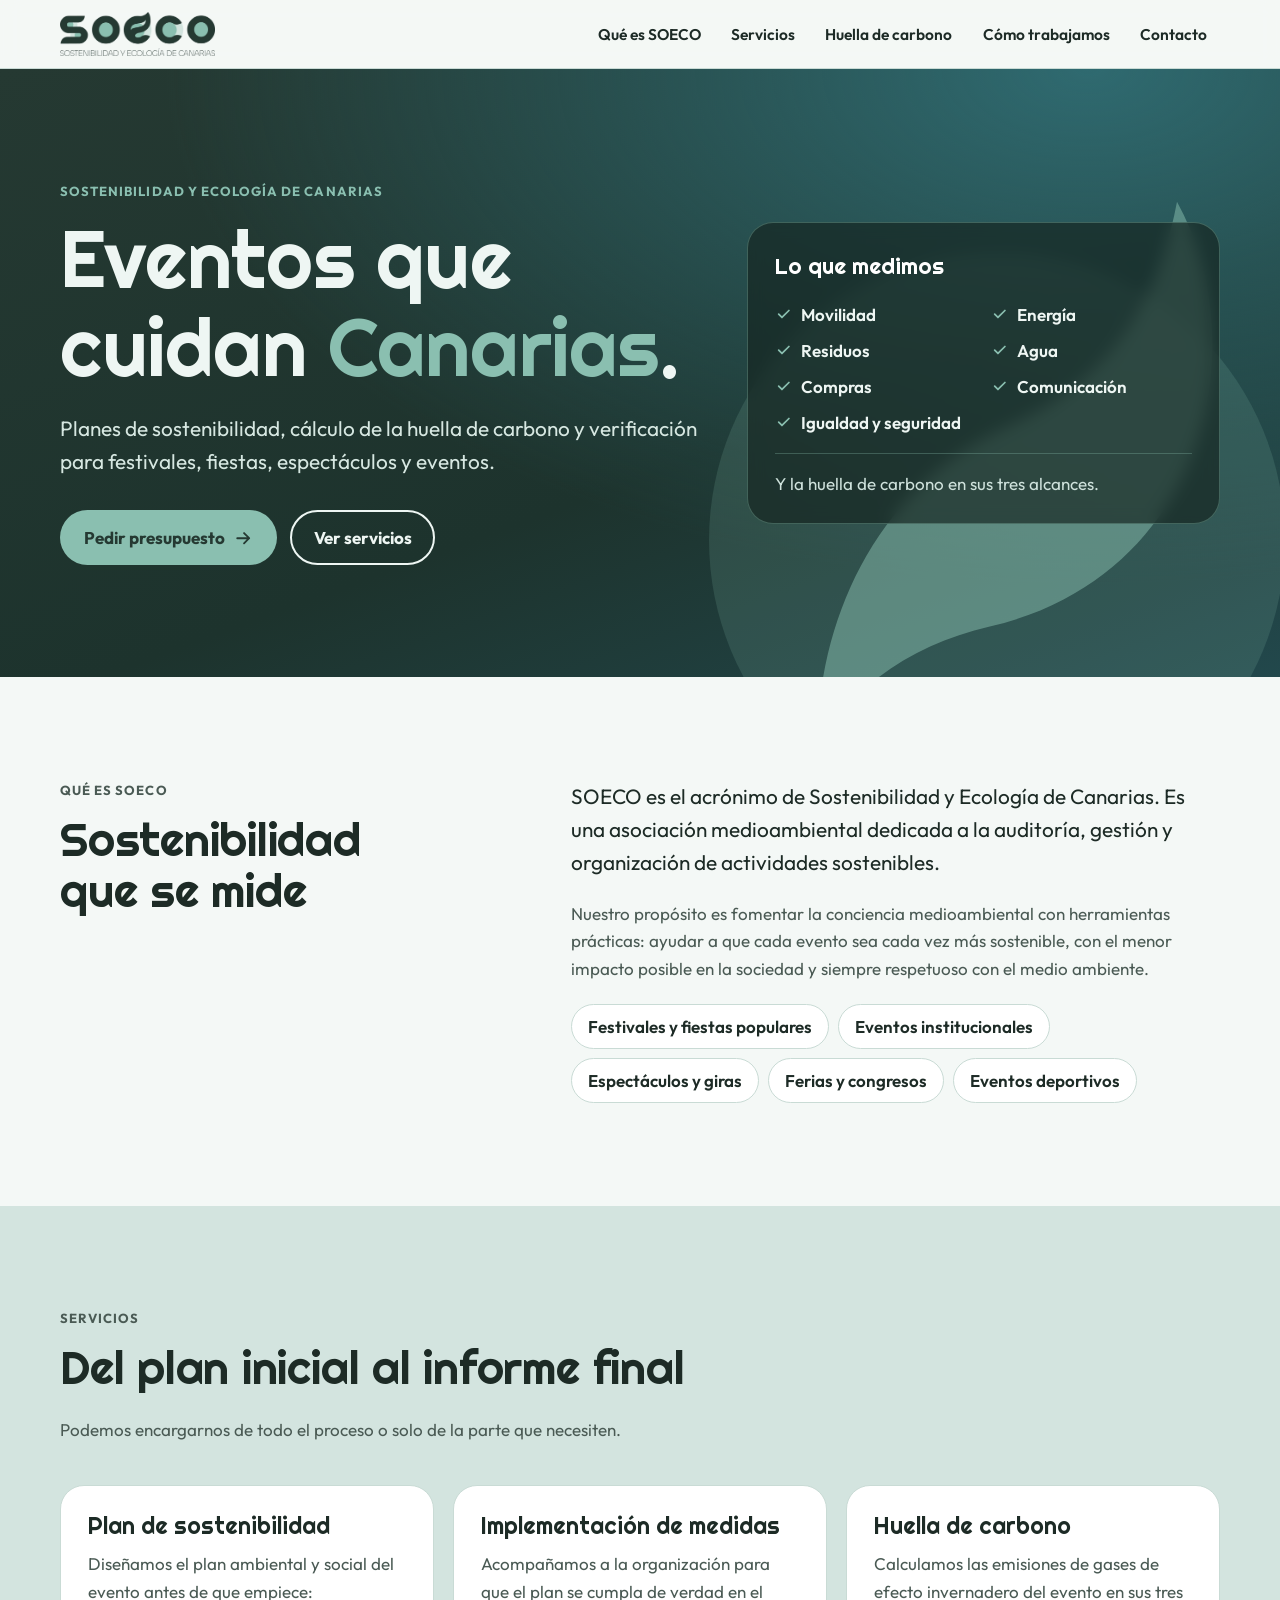
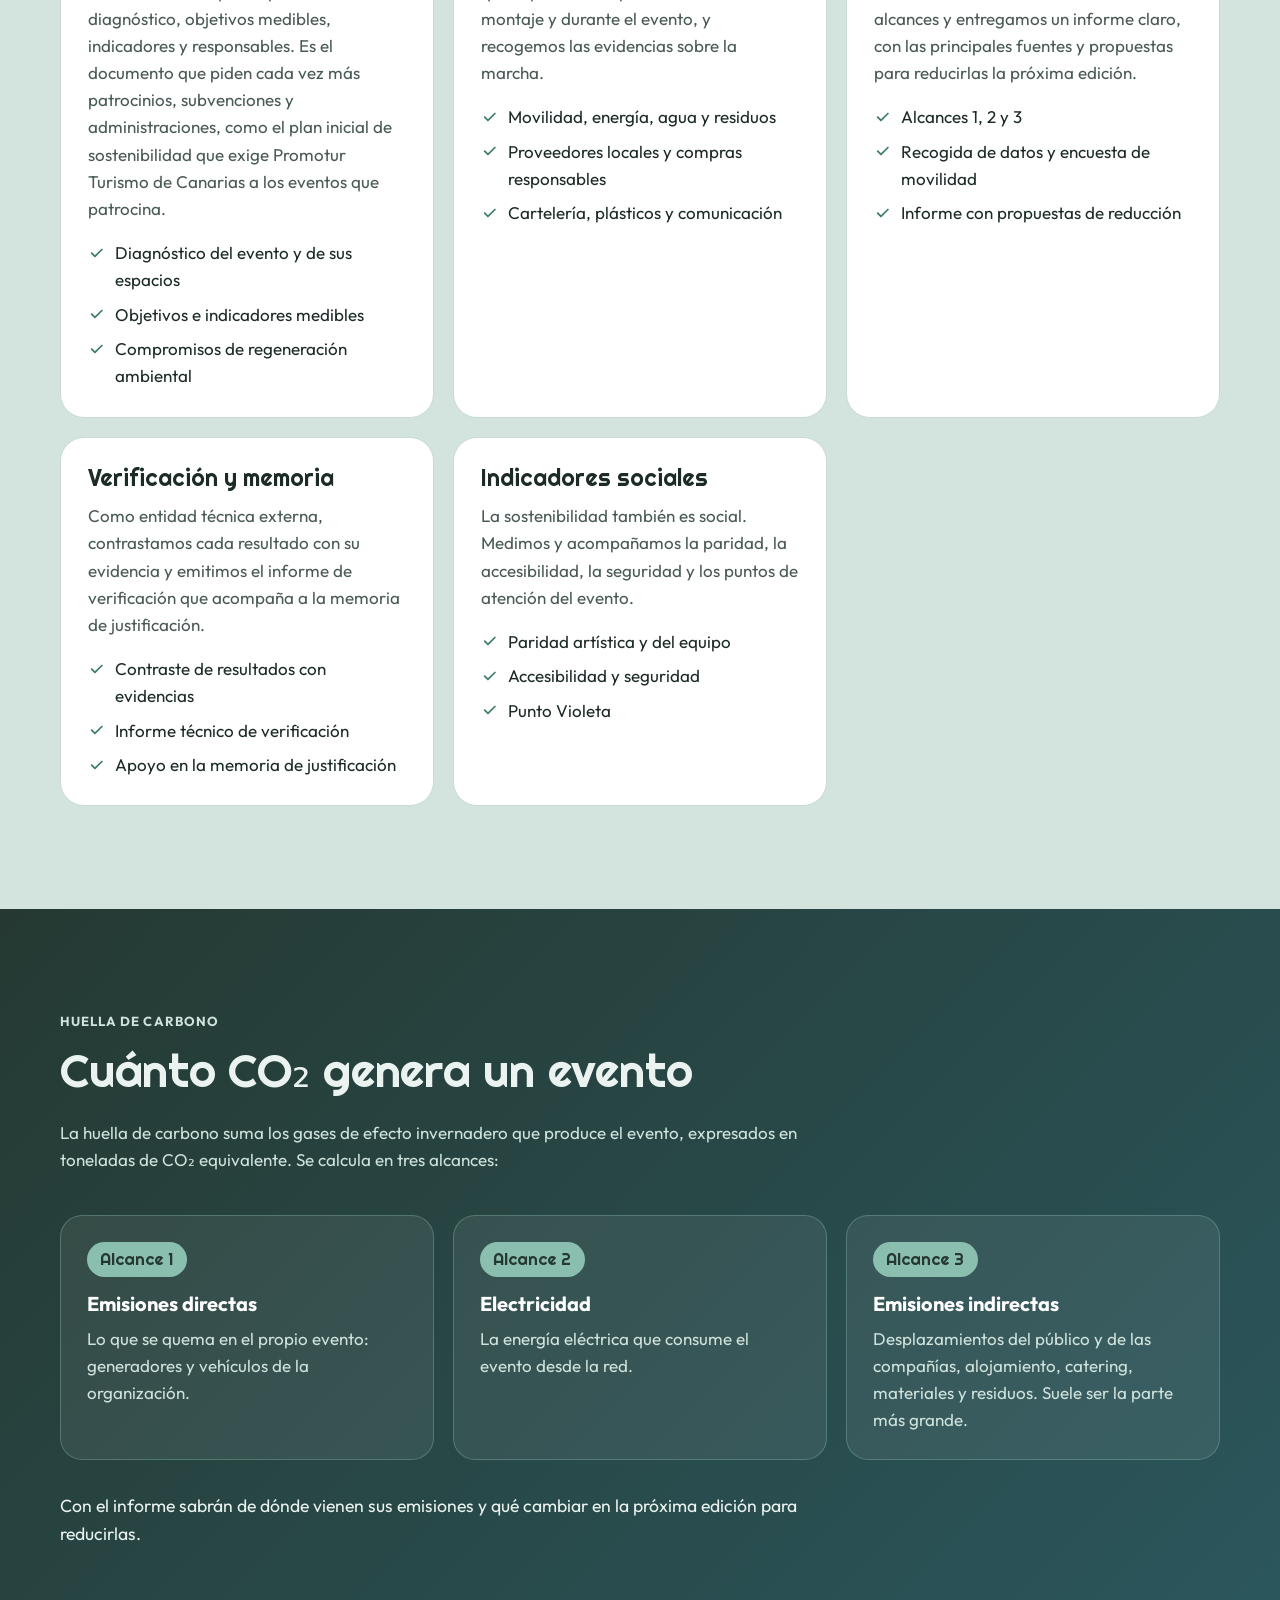
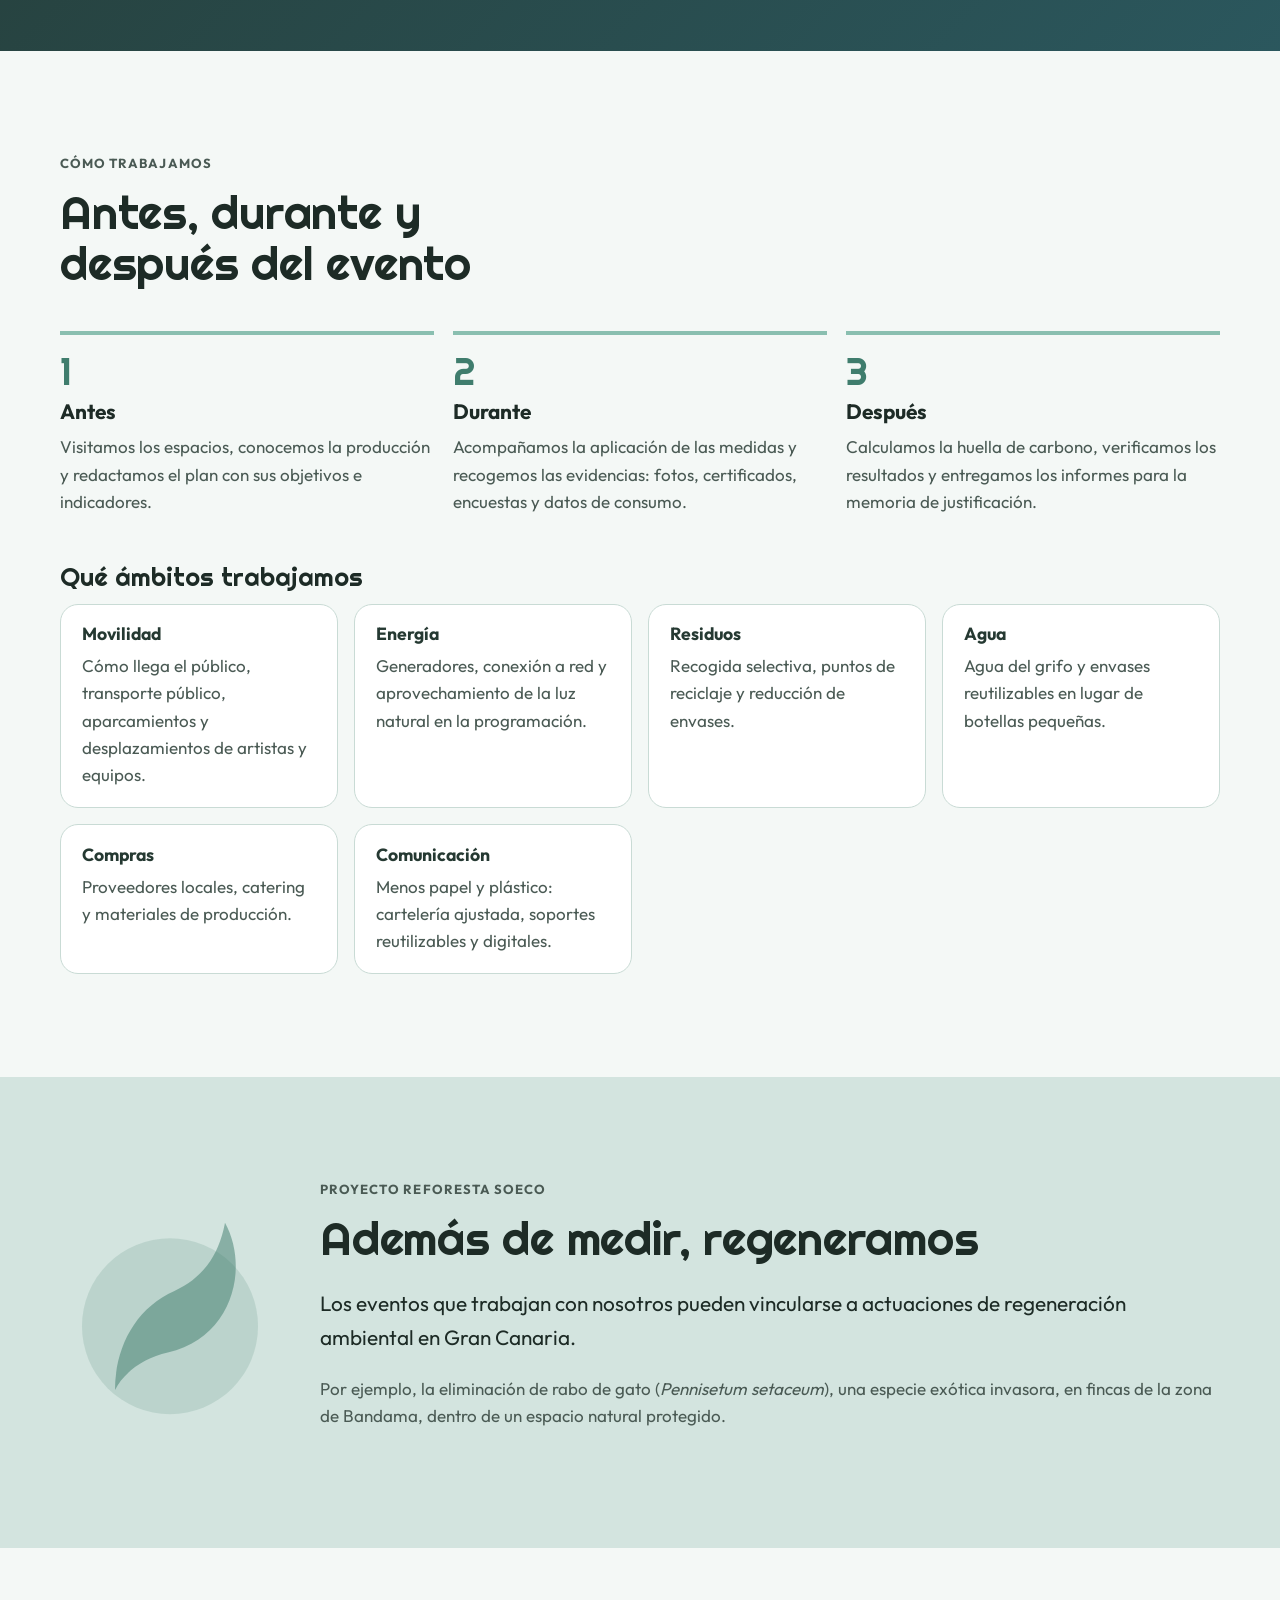
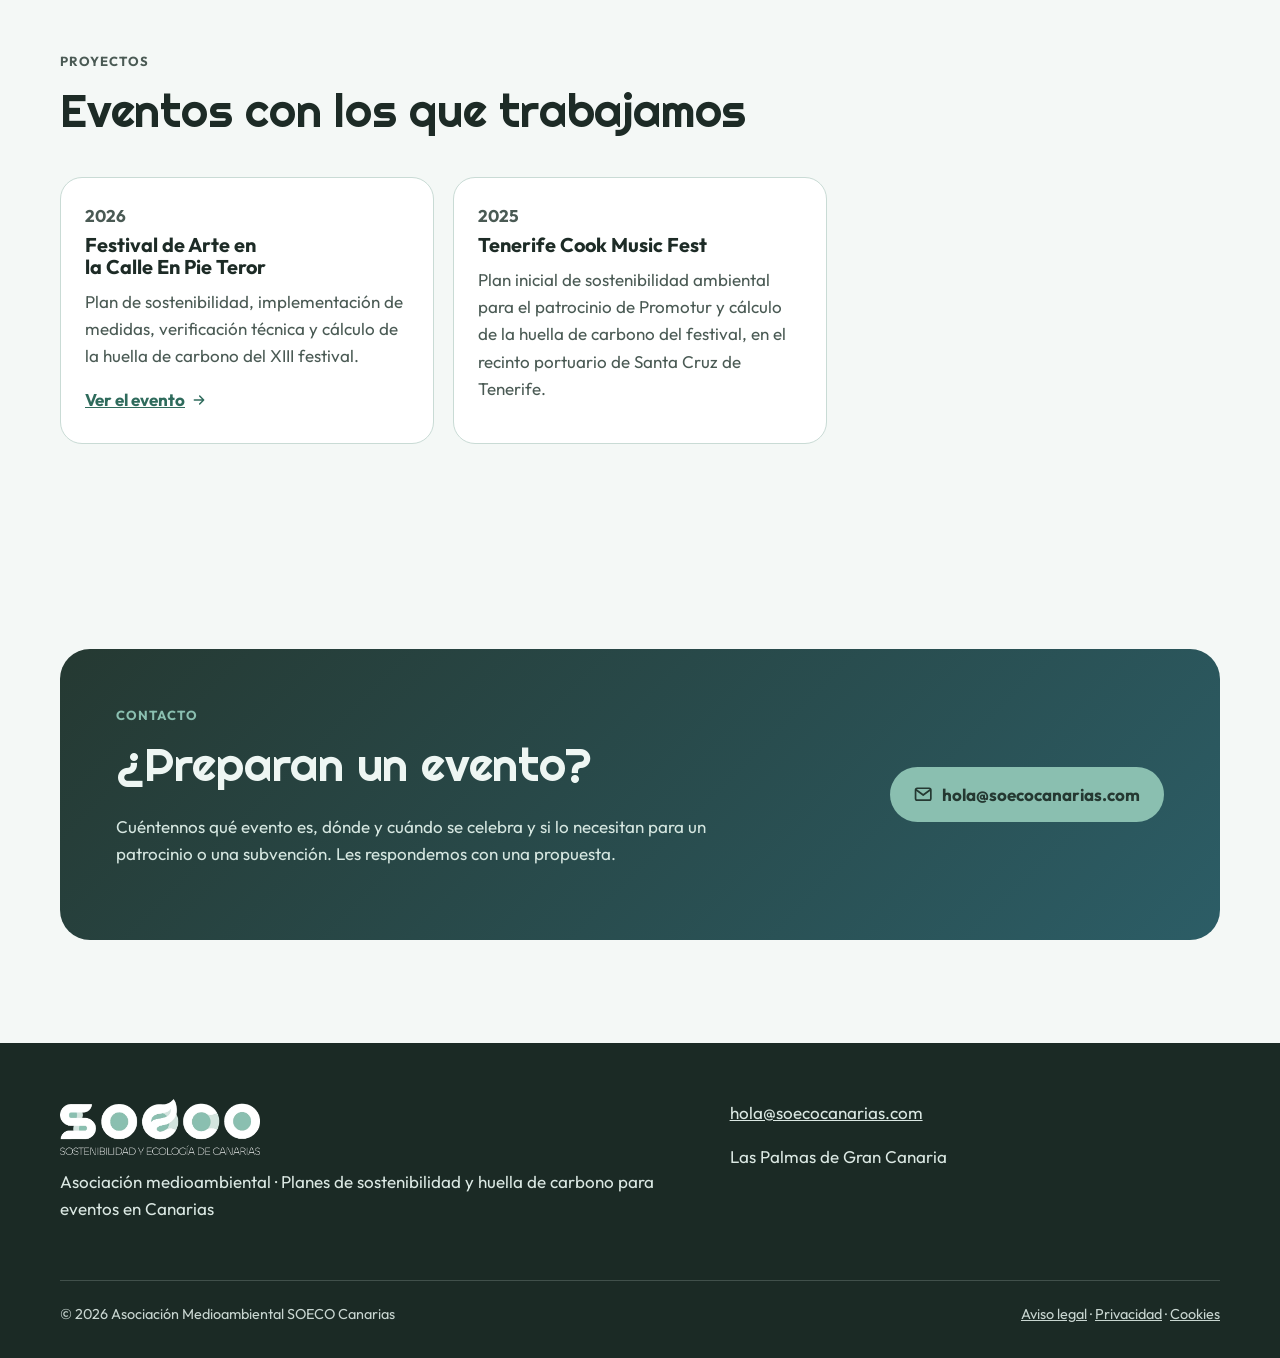
<file: index.html>
<!doctype html>
<html lang="es" class="sin-js">
<head>
<meta charset="utf-8">
<meta name="viewport" content="width=device-width, initial-scale=1">
<title>SOECO Canarias · Planes de sostenibilidad y huella de carbono para eventos</title>
<meta name="description" content="Planes de sostenibilidad, cálculo de la huella de carbono y verificación para festivales, fiestas y eventos en Canarias.">
<link rel="canonical" href="https://soecocanarias.com/">
<meta name="theme-color" content="#253932">
<meta property="og:type" content="website">
<meta property="og:site_name" content="SOECO Canarias">
<meta property="og:locale" content="es_ES">
<meta property="og:title" content="SOECO Canarias · Planes de sostenibilidad y huella de carbono para eventos">
<meta property="og:description" content="Planes de sostenibilidad, cálculo de la huella de carbono y verificación para festivales, fiestas y eventos en Canarias.">
<meta property="og:url" content="https://soecocanarias.com/">
<meta property="og:image" content="https://soecocanarias.com/img/og.png">
<meta name="twitter:card" content="summary_large_image">
<link rel="icon" href="/favicon.svg" type="image/svg+xml">
<link rel="icon" href="/favicon.png" type="image/png">
<link rel="apple-touch-icon" href="/apple-touch-icon.png">
<link rel="manifest" href="/site.webmanifest">
<link rel="preload" href="/fonts/righteous-latin-400-normal.woff2" as="font" type="font/woff2" crossorigin>
<link rel="preload" href="/fonts/outfit-latin-400-normal.woff2" as="font" type="font/woff2" crossorigin>
<link rel="stylesheet" href="/css/estilos.css">
</head>
<body>
<a class="saltar" href="#contenido">Saltar al contenido</a>
<header class="nav">
  <div class="contenedor nav-fila">
    <a class="marca" href="/" aria-label="SOECO Canarias, ir al inicio"><img src="/img/logo.webp" width="180" height="51" alt="SOECO, Sostenibilidad y Ecología de Canarias"></a>
    <button class="boton-menu" type="button" aria-controls="menu" aria-expanded="false"><span class="visualmente-oculto">Abrir menú</span><svg viewBox="0 0 24 24" fill="none" stroke="currentColor" stroke-width="2.2" stroke-linecap="round" aria-hidden="true"><path d="M4 7h16M4 12h16M4 17h16"/></svg></button>
    <ul class="menu" id="menu"><li><a href="/#que-es">Qué es SOECO</a></li><li><a href="/#servicios">Servicios</a></li><li><a href="/#huella">Huella de carbono</a></li><li><a href="/#como">Cómo trabajamos</a></li><li><a href="/#contacto">Contacto</a></li></ul>
  </div>
</header>
<main id="contenido">
<section class="portada">
  <svg class="hoja hoja-portada" viewBox="0 0 200 200" aria-hidden="true" focusable="false">
<circle cx="100" cy="112" r="80" fill="currentColor" opacity=".16"/>
<path d="M150 18c22 40 8 104-52 118-22 5-40 18-48 34 0-38 18-74 54-90 24-11 40-30 46-62z" fill="currentColor" opacity=".5"/>
</svg>
  <div class="contenedor portada-grid">
    <div>
      <p class="antetitulo">Sostenibilidad y ecología de Canarias</p>
      <h1>Eventos que cuidan <span>Canarias</span>.</h1>
      <p class="entradilla">Planes de sostenibilidad, cálculo de la huella de carbono y verificación para festivales, fiestas, espectáculos y eventos.</p>
      <div class="botones">
        <a class="boton boton-claro" href="#contacto">Pedir presupuesto <svg viewBox="0 0 24 24" fill="none" stroke="currentColor" stroke-width="2.2" stroke-linecap="round" stroke-linejoin="round" aria-hidden="true"><path d="M5 12h14M13 6l6 6-6 6"/></svg></a>
        <a class="boton boton-linea" href="#servicios">Ver servicios</a>
      </div>
    </div>
    <div class="panel aparece" aria-label="Lo que medimos en un evento">
      <p class="panel-titulo">Lo que medimos</p>
      <ul class="panel-lista"><li><svg viewBox="0 0 24 24" fill="none" stroke="currentColor" stroke-width="2.4" stroke-linecap="round" stroke-linejoin="round" aria-hidden="true"><path d="m5 12.5 4.5 4.5L19 7.5"/></svg><span>Movilidad</span></li><li><svg viewBox="0 0 24 24" fill="none" stroke="currentColor" stroke-width="2.4" stroke-linecap="round" stroke-linejoin="round" aria-hidden="true"><path d="m5 12.5 4.5 4.5L19 7.5"/></svg><span>Energía</span></li><li><svg viewBox="0 0 24 24" fill="none" stroke="currentColor" stroke-width="2.4" stroke-linecap="round" stroke-linejoin="round" aria-hidden="true"><path d="m5 12.5 4.5 4.5L19 7.5"/></svg><span>Residuos</span></li><li><svg viewBox="0 0 24 24" fill="none" stroke="currentColor" stroke-width="2.4" stroke-linecap="round" stroke-linejoin="round" aria-hidden="true"><path d="m5 12.5 4.5 4.5L19 7.5"/></svg><span>Agua</span></li><li><svg viewBox="0 0 24 24" fill="none" stroke="currentColor" stroke-width="2.4" stroke-linecap="round" stroke-linejoin="round" aria-hidden="true"><path d="m5 12.5 4.5 4.5L19 7.5"/></svg><span>Compras</span></li><li><svg viewBox="0 0 24 24" fill="none" stroke="currentColor" stroke-width="2.4" stroke-linecap="round" stroke-linejoin="round" aria-hidden="true"><path d="m5 12.5 4.5 4.5L19 7.5"/></svg><span>Comunicación</span></li><li><svg viewBox="0 0 24 24" fill="none" stroke="currentColor" stroke-width="2.4" stroke-linecap="round" stroke-linejoin="round" aria-hidden="true"><path d="m5 12.5 4.5 4.5L19 7.5"/></svg><span>Igualdad y seguridad</span></li></ul>
      <p class="panel-pie">Y la huella de carbono en sus tres alcances.</p>
    </div>
  </div>
</section>

<section class="seccion" id="que-es" aria-labelledby="t-que">
  <div class="contenedor que-grid">
    <div><p class="antetitulo">Qué es SOECO</p><h2 id="t-que">Sostenibilidad que se mide</h2></div>
    <div>
      <p class="entradilla">SOECO es el acrónimo de Sostenibilidad y Ecología de Canarias. Es una asociación medioambiental dedicada a la auditoría, gestión y organización de actividades sostenibles.</p>
      <p>Nuestro propósito es fomentar la conciencia medioambiental con herramientas prácticas: ayudar a que cada evento sea cada vez más sostenible, con el menor impacto posible en la sociedad y siempre respetuoso con el medio ambiente.</p>
      <ul class="publico"><li>Festivales y fiestas populares</li><li>Eventos institucionales</li><li>Espectáculos y giras</li><li>Ferias y congresos</li><li>Eventos deportivos</li></ul>
    </div>
  </div>
</section>

<section class="seccion seccion-palida" id="servicios" aria-labelledby="t-servicios">
  <div class="contenedor">
    <div class="cabecera-seccion"><p class="antetitulo">Servicios</p><h2 id="t-servicios">Del plan inicial al informe final</h2>
    <p>Podemos encargarnos de todo el proceso o solo de la parte que necesiten.</p></div>
    <ul class="servicios"><li class="servicio aparece"><div class="servicio-txt">
      <h3>Plan de sostenibilidad</h3><p>Diseñamos el plan ambiental y social del evento antes de que empiece: diagnóstico, objetivos medibles, indicadores y responsables. Es el documento que piden cada vez más patrocinios, subvenciones y administraciones, como el plan inicial de sostenibilidad que exige Promotur Turismo de Canarias a los eventos que patrocina.</p>
      <ul class="lista-check"><li><svg viewBox="0 0 24 24" fill="none" stroke="currentColor" stroke-width="2.4" stroke-linecap="round" stroke-linejoin="round" aria-hidden="true"><path d="m5 12.5 4.5 4.5L19 7.5"/></svg><span>Diagnóstico del evento y de sus espacios</span></li><li><svg viewBox="0 0 24 24" fill="none" stroke="currentColor" stroke-width="2.4" stroke-linecap="round" stroke-linejoin="round" aria-hidden="true"><path d="m5 12.5 4.5 4.5L19 7.5"/></svg><span>Objetivos e indicadores medibles</span></li><li><svg viewBox="0 0 24 24" fill="none" stroke="currentColor" stroke-width="2.4" stroke-linecap="round" stroke-linejoin="round" aria-hidden="true"><path d="m5 12.5 4.5 4.5L19 7.5"/></svg><span>Compromisos de regeneración ambiental</span></li></ul></div></li><li class="servicio aparece"><div class="servicio-txt">
      <h3>Implementación de medidas</h3><p>Acompañamos a la organización para que el plan se cumpla de verdad en el montaje y durante el evento, y recogemos las evidencias sobre la marcha.</p>
      <ul class="lista-check"><li><svg viewBox="0 0 24 24" fill="none" stroke="currentColor" stroke-width="2.4" stroke-linecap="round" stroke-linejoin="round" aria-hidden="true"><path d="m5 12.5 4.5 4.5L19 7.5"/></svg><span>Movilidad, energía, agua y residuos</span></li><li><svg viewBox="0 0 24 24" fill="none" stroke="currentColor" stroke-width="2.4" stroke-linecap="round" stroke-linejoin="round" aria-hidden="true"><path d="m5 12.5 4.5 4.5L19 7.5"/></svg><span>Proveedores locales y compras responsables</span></li><li><svg viewBox="0 0 24 24" fill="none" stroke="currentColor" stroke-width="2.4" stroke-linecap="round" stroke-linejoin="round" aria-hidden="true"><path d="m5 12.5 4.5 4.5L19 7.5"/></svg><span>Cartelería, plásticos y comunicación</span></li></ul></div></li><li class="servicio aparece"><div class="servicio-txt">
      <h3>Huella de carbono</h3><p>Calculamos las emisiones de gases de efecto invernadero del evento en sus tres alcances y entregamos un informe claro, con las principales fuentes y propuestas para reducirlas la próxima edición.</p>
      <ul class="lista-check"><li><svg viewBox="0 0 24 24" fill="none" stroke="currentColor" stroke-width="2.4" stroke-linecap="round" stroke-linejoin="round" aria-hidden="true"><path d="m5 12.5 4.5 4.5L19 7.5"/></svg><span>Alcances 1, 2 y 3</span></li><li><svg viewBox="0 0 24 24" fill="none" stroke="currentColor" stroke-width="2.4" stroke-linecap="round" stroke-linejoin="round" aria-hidden="true"><path d="m5 12.5 4.5 4.5L19 7.5"/></svg><span>Recogida de datos y encuesta de movilidad</span></li><li><svg viewBox="0 0 24 24" fill="none" stroke="currentColor" stroke-width="2.4" stroke-linecap="round" stroke-linejoin="round" aria-hidden="true"><path d="m5 12.5 4.5 4.5L19 7.5"/></svg><span>Informe con propuestas de reducción</span></li></ul></div></li><li class="servicio aparece"><div class="servicio-txt">
      <h3>Verificación y memoria</h3><p>Como entidad técnica externa, contrastamos cada resultado con su evidencia y emitimos el informe de verificación que acompaña a la memoria de justificación.</p>
      <ul class="lista-check"><li><svg viewBox="0 0 24 24" fill="none" stroke="currentColor" stroke-width="2.4" stroke-linecap="round" stroke-linejoin="round" aria-hidden="true"><path d="m5 12.5 4.5 4.5L19 7.5"/></svg><span>Contraste de resultados con evidencias</span></li><li><svg viewBox="0 0 24 24" fill="none" stroke="currentColor" stroke-width="2.4" stroke-linecap="round" stroke-linejoin="round" aria-hidden="true"><path d="m5 12.5 4.5 4.5L19 7.5"/></svg><span>Informe técnico de verificación</span></li><li><svg viewBox="0 0 24 24" fill="none" stroke="currentColor" stroke-width="2.4" stroke-linecap="round" stroke-linejoin="round" aria-hidden="true"><path d="m5 12.5 4.5 4.5L19 7.5"/></svg><span>Apoyo en la memoria de justificación</span></li></ul></div></li><li class="servicio aparece"><div class="servicio-txt">
      <h3>Indicadores sociales</h3><p>La sostenibilidad también es social. Medimos y acompañamos la paridad, la accesibilidad, la seguridad y los puntos de atención del evento.</p>
      <ul class="lista-check"><li><svg viewBox="0 0 24 24" fill="none" stroke="currentColor" stroke-width="2.4" stroke-linecap="round" stroke-linejoin="round" aria-hidden="true"><path d="m5 12.5 4.5 4.5L19 7.5"/></svg><span>Paridad artística y del equipo</span></li><li><svg viewBox="0 0 24 24" fill="none" stroke="currentColor" stroke-width="2.4" stroke-linecap="round" stroke-linejoin="round" aria-hidden="true"><path d="m5 12.5 4.5 4.5L19 7.5"/></svg><span>Accesibilidad y seguridad</span></li><li><svg viewBox="0 0 24 24" fill="none" stroke="currentColor" stroke-width="2.4" stroke-linecap="round" stroke-linejoin="round" aria-hidden="true"><path d="m5 12.5 4.5 4.5L19 7.5"/></svg><span>Punto Violeta</span></li></ul></div></li></ul>
  </div>
</section>

<section class="seccion seccion-oscura" id="huella" aria-labelledby="t-huella">
  <div class="contenedor">
    <div class="cabecera-seccion"><p class="antetitulo">Huella de carbono</p><h2 id="t-huella">Cuánto CO₂ genera un evento</h2>
    <p>La huella de carbono suma los gases de efecto invernadero que produce el evento, expresados en toneladas de CO₂ equivalente. Se calcula en tres alcances:</p></div>
    <ol class="alcances"><li class="alcance aparece"><span class="alcance-n">Alcance 1</span><h3>Emisiones directas</h3><p>Lo que se quema en el propio evento: generadores y vehículos de la organización.</p></li><li class="alcance aparece"><span class="alcance-n">Alcance 2</span><h3>Electricidad</h3><p>La energía eléctrica que consume el evento desde la red.</p></li><li class="alcance aparece"><span class="alcance-n">Alcance 3</span><h3>Emisiones indirectas</h3><p>Desplazamientos del público y de las compañías, alojamiento, catering, materiales y residuos. Suele ser la parte más grande.</p></li></ol>
    <p class="nota-huella">Con el informe sabrán de dónde vienen sus emisiones y qué cambiar en la próxima edición para reducirlas.</p>
  </div>
</section>

<section class="seccion" id="como" aria-labelledby="t-como">
  <div class="contenedor">
    <div class="cabecera-seccion"><p class="antetitulo">Cómo trabajamos</p><h2 id="t-como">Antes, durante y después del evento</h2></div>
    <ol class="pasos"><li class="aparece"><h3>Antes</h3><p>Visitamos los espacios, conocemos la producción y redactamos el plan con sus objetivos e indicadores.</p></li><li class="aparece"><h3>Durante</h3><p>Acompañamos la aplicación de las medidas y recogemos las evidencias: fotos, certificados, encuestas y datos de consumo.</p></li><li class="aparece"><h3>Después</h3><p>Calculamos la huella de carbono, verificamos los resultados y entregamos los informes para la memoria de justificación.</p></li></ol>
    <h3 class="ambitos-titulo">Qué ámbitos trabajamos</h3>
    <ul class="ambitos"><li><h3>Movilidad</h3><p>Cómo llega el público, transporte público, aparcamientos y desplazamientos de artistas y equipos.</p></li><li><h3>Energía</h3><p>Generadores, conexión a red y aprovechamiento de la luz natural en la programación.</p></li><li><h3>Residuos</h3><p>Recogida selectiva, puntos de reciclaje y reducción de envases.</p></li><li><h3>Agua</h3><p>Agua del grifo y envases reutilizables en lugar de botellas pequeñas.</p></li><li><h3>Compras</h3><p>Proveedores locales, catering y materiales de producción.</p></li><li><h3>Comunicación</h3><p>Menos papel y plástico: cartelería ajustada, soportes reutilizables y digitales.</p></li></ul>
  </div>
</section>

<section class="seccion seccion-palida" id="regenera" aria-labelledby="t-regenera">
  <div class="contenedor regenera">
    <svg class="hoja hoja-regenera" viewBox="0 0 200 200" aria-hidden="true" focusable="false">
<circle cx="100" cy="112" r="80" fill="currentColor" opacity=".16"/>
<path d="M150 18c22 40 8 104-52 118-22 5-40 18-48 34 0-38 18-74 54-90 24-11 40-30 46-62z" fill="currentColor" opacity=".5"/>
</svg>
    <div><p class="antetitulo">Proyecto Reforesta SOECO</p><h2 id="t-regenera">Además de medir, regeneramos</h2>
    <p class="entradilla">Los eventos que trabajan con nosotros pueden vincularse a actuaciones de regeneración ambiental en Gran Canaria.</p>
    <p>Por ejemplo, la eliminación de rabo de gato (<i>Pennisetum setaceum</i>), una especie exótica invasora, en fincas de la zona de Bandama, dentro de un espacio natural protegido.</p></div>
  </div>
</section>

<section class="seccion" id="proyectos" aria-labelledby="t-proyectos">
  <div class="contenedor">
    <div class="cabecera-seccion"><p class="antetitulo">Proyectos</p><h2 id="t-proyectos">Eventos con los que trabajamos</h2></div>
    <ul class="proyectos"><li class="proyecto aparece"><div class="proyecto-txt">
      <p class="proyecto-anio">2026</p><h3>Festival de Arte en la Calle En Pie Teror</h3><p>Plan de sostenibilidad, implementación de medidas, verificación técnica y cálculo de la huella de carbono del XIII festival.</p>
      <a href="https://festivalenpieteror.com" rel="noopener">Ver el evento <svg viewBox="0 0 24 24" fill="none" stroke="currentColor" stroke-width="2.2" stroke-linecap="round" stroke-linejoin="round" aria-hidden="true"><path d="M5 12h14M13 6l6 6-6 6"/></svg></a></div></li><li class="proyecto aparece"><div class="proyecto-txt">
      <p class="proyecto-anio">2025</p><h3>Tenerife Cook Music Fest</h3><p>Plan inicial de sostenibilidad ambiental para el patrocinio de Promotur y cálculo de la huella de carbono del festival, en el recinto portuario de Santa Cruz de Tenerife.</p>
      </div></li></ul>
  </div>
</section>

<section class="seccion contacto" id="contacto" aria-labelledby="t-contacto">
  <div class="contenedor contacto-caja aparece">
    <div><p class="antetitulo">Contacto</p><h2 id="t-contacto">¿Preparan un evento?</h2>
    <p>Cuéntennos qué evento es, dónde y cuándo se celebra y si lo necesitan para un patrocinio o una subvención. Les respondemos con una propuesta.</p></div>
    <a class="boton boton-claro" href="mailto:hola@soecocanarias.com?subject=Plan%20de%20sostenibilidad%20para%20un%20evento"><svg viewBox="0 0 24 24" fill="none" stroke="currentColor" stroke-width="2" stroke-linecap="round" stroke-linejoin="round" aria-hidden="true"><rect x="3" y="5" width="18" height="14" rx="2"/><path d="m4 7 8 6 8-6"/></svg> hola@soecocanarias.com</a>
  </div>
</section>
</main>
<footer class="pie">
  <div class="contenedor">
    <div class="pie-arriba">
      <div><img class="pie-logo" src="/img/logo-blanco.webp" width="220" height="63" alt="SOECO, Sostenibilidad y Ecología de Canarias" loading="lazy">
      <p>Asociación medioambiental · Planes de sostenibilidad y huella de carbono para eventos en Canarias</p></div>
      <div><p><a href="mailto:hola@soecocanarias.com">hola@soecocanarias.com</a></p>
      <p>Las Palmas de Gran Canaria</p></div>
    </div>
    <div class="pie-base">
      <span>© <span id="anio">2026</span> Asociación Medioambiental SOECO Canarias</span>
      <span><a href="/aviso-legal">Aviso legal</a> · <a href="/privacidad">Privacidad</a> · <a href="/cookies">Cookies</a></span>
    </div>
  </div>
</footer>
<script src="/js/main.js" defer></script>
<script type="application/ld+json">{"@context": "https://schema.org", "@type": "NGO", "name": "Asociación Medioambiental SOECO Canarias", "alternateName": "SOECO", "url": "https://soecocanarias.com/", "email": "hola@soecocanarias.com", "taxID": "G55378210", "areaServed": "Canarias", "address": {"@type": "PostalAddress", "streetAddress": "Calle Schubert, 11", "postalCode": "35016", "addressLocality": "Las Palmas de Gran Canaria", "addressCountry": "ES"}}</script>
</body>
</html>
</file>
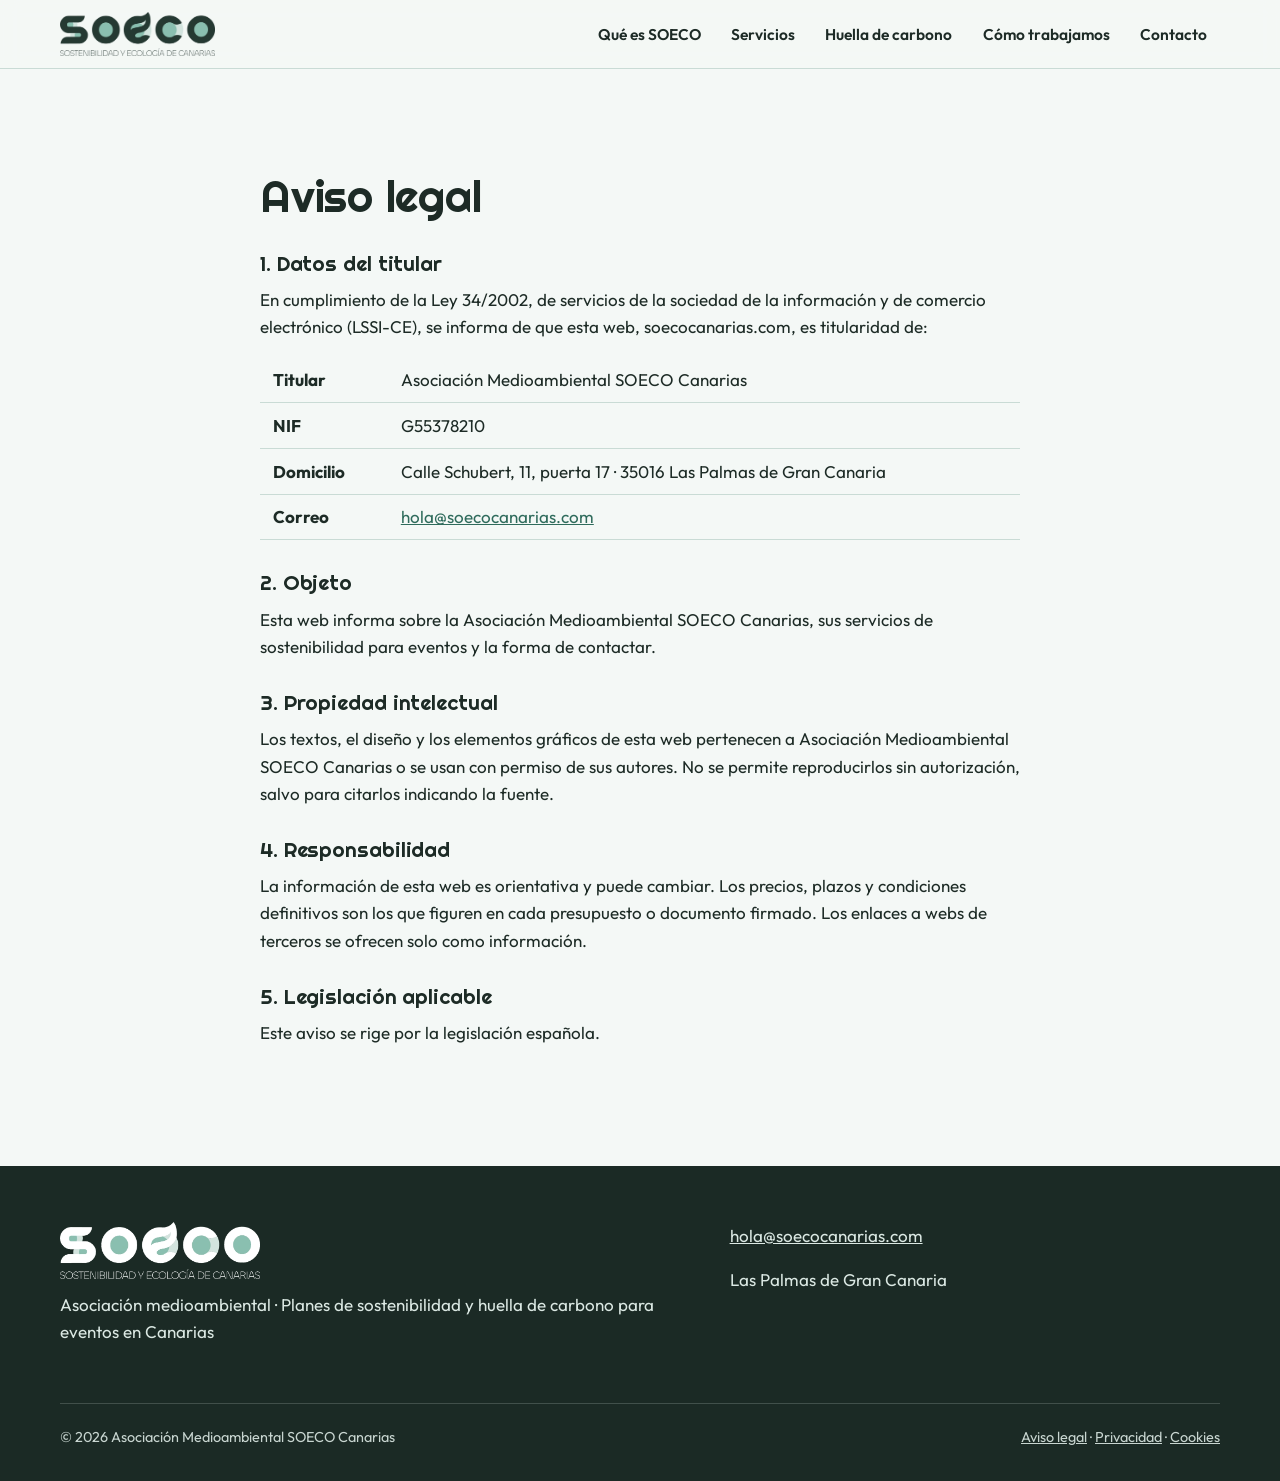
<file: aviso-legal.html>
<!doctype html>
<html lang="es" class="sin-js">
<head>
<meta charset="utf-8">
<meta name="viewport" content="width=device-width, initial-scale=1">
<title>Aviso legal · SOECO Canarias</title>
<meta name="description" content="Aviso legal de la web de SOECO Canarias.">
<link rel="canonical" href="https://soecocanarias.com/aviso-legal">
<meta name="theme-color" content="#253932">
<meta property="og:type" content="website">
<meta property="og:site_name" content="SOECO Canarias">
<meta property="og:locale" content="es_ES">
<meta property="og:title" content="Aviso legal · SOECO Canarias">
<meta property="og:description" content="Aviso legal de la web de SOECO Canarias.">
<meta property="og:url" content="https://soecocanarias.com/aviso-legal">
<meta property="og:image" content="https://soecocanarias.com/img/og.png">
<meta name="twitter:card" content="summary_large_image">
<link rel="icon" href="/favicon.svg" type="image/svg+xml">
<link rel="icon" href="/favicon.png" type="image/png">
<link rel="apple-touch-icon" href="/apple-touch-icon.png">
<link rel="manifest" href="/site.webmanifest">
<link rel="preload" href="/fonts/righteous-latin-400-normal.woff2" as="font" type="font/woff2" crossorigin>
<link rel="preload" href="/fonts/outfit-latin-400-normal.woff2" as="font" type="font/woff2" crossorigin>
<link rel="stylesheet" href="/css/estilos.css">
</head>
<body>
<a class="saltar" href="#contenido">Saltar al contenido</a>
<header class="nav">
  <div class="contenedor nav-fila">
    <a class="marca" href="/" aria-label="SOECO Canarias, ir al inicio"><img src="/img/logo.webp" width="180" height="51" alt="SOECO, Sostenibilidad y Ecología de Canarias"></a>
    <button class="boton-menu" type="button" aria-controls="menu" aria-expanded="false"><span class="visualmente-oculto">Abrir menú</span><svg viewBox="0 0 24 24" fill="none" stroke="currentColor" stroke-width="2.2" stroke-linecap="round" aria-hidden="true"><path d="M4 7h16M4 12h16M4 17h16"/></svg></button>
    <ul class="menu" id="menu"><li><a href="/#que-es">Qué es SOECO</a></li><li><a href="/#servicios">Servicios</a></li><li><a href="/#huella">Huella de carbono</a></li><li><a href="/#como">Cómo trabajamos</a></li><li><a href="/#contacto">Contacto</a></li></ul>
  </div>
</header>
<main id="contenido">
<section class="seccion legal"><div class="contenedor estrecho"><h1>Aviso legal</h1><h2>1. Datos del titular</h2>
<p>En cumplimiento de la Ley 34/2002, de servicios de la sociedad de la información y de comercio electrónico (LSSI-CE), se informa de que esta web, soecocanarias.com, es titularidad de:</p>
<table class="tabla-legal">
<tr><th scope="row">Titular</th><td>Asociación Medioambiental SOECO Canarias</td></tr>
<tr><th scope="row">NIF</th><td>G55378210</td></tr>
<tr><th scope="row">Domicilio</th><td>Calle Schubert, 11, puerta 17 · 35016 Las Palmas de Gran Canaria</td></tr>
<tr><th scope="row">Correo</th><td><a href="mailto:hola@soecocanarias.com">hola@soecocanarias.com</a></td></tr>

</table>
<h2>2. Objeto</h2>
<p>Esta web informa sobre la Asociación Medioambiental SOECO Canarias, sus servicios de sostenibilidad para eventos y la forma de contactar.</p>
<h2>3. Propiedad intelectual</h2>
<p>Los textos, el diseño y los elementos gráficos de esta web pertenecen a Asociación Medioambiental SOECO Canarias o se usan con permiso de sus autores. No se permite reproducirlos sin autorización, salvo para citarlos indicando la fuente.</p>
<h2>4. Responsabilidad</h2>
<p>La información de esta web es orientativa y puede cambiar. Los precios, plazos y condiciones definitivos son los que figuren en cada presupuesto o documento firmado. Los enlaces a webs de terceros se ofrecen solo como información.</p>
<h2>5. Legislación aplicable</h2>
<p>Este aviso se rige por la legislación española.</p></div></section>
</main>
<footer class="pie">
  <div class="contenedor">
    <div class="pie-arriba">
      <div><img class="pie-logo" src="/img/logo-blanco.webp" width="220" height="63" alt="SOECO, Sostenibilidad y Ecología de Canarias" loading="lazy">
      <p>Asociación medioambiental · Planes de sostenibilidad y huella de carbono para eventos en Canarias</p></div>
      <div><p><a href="mailto:hola@soecocanarias.com">hola@soecocanarias.com</a></p>
      <p>Las Palmas de Gran Canaria</p></div>
    </div>
    <div class="pie-base">
      <span>© <span id="anio">2026</span> Asociación Medioambiental SOECO Canarias</span>
      <span><a href="/aviso-legal">Aviso legal</a> · <a href="/privacidad">Privacidad</a> · <a href="/cookies">Cookies</a></span>
    </div>
  </div>
</footer>
<script src="/js/main.js" defer></script>

</body>
</html>
</file>
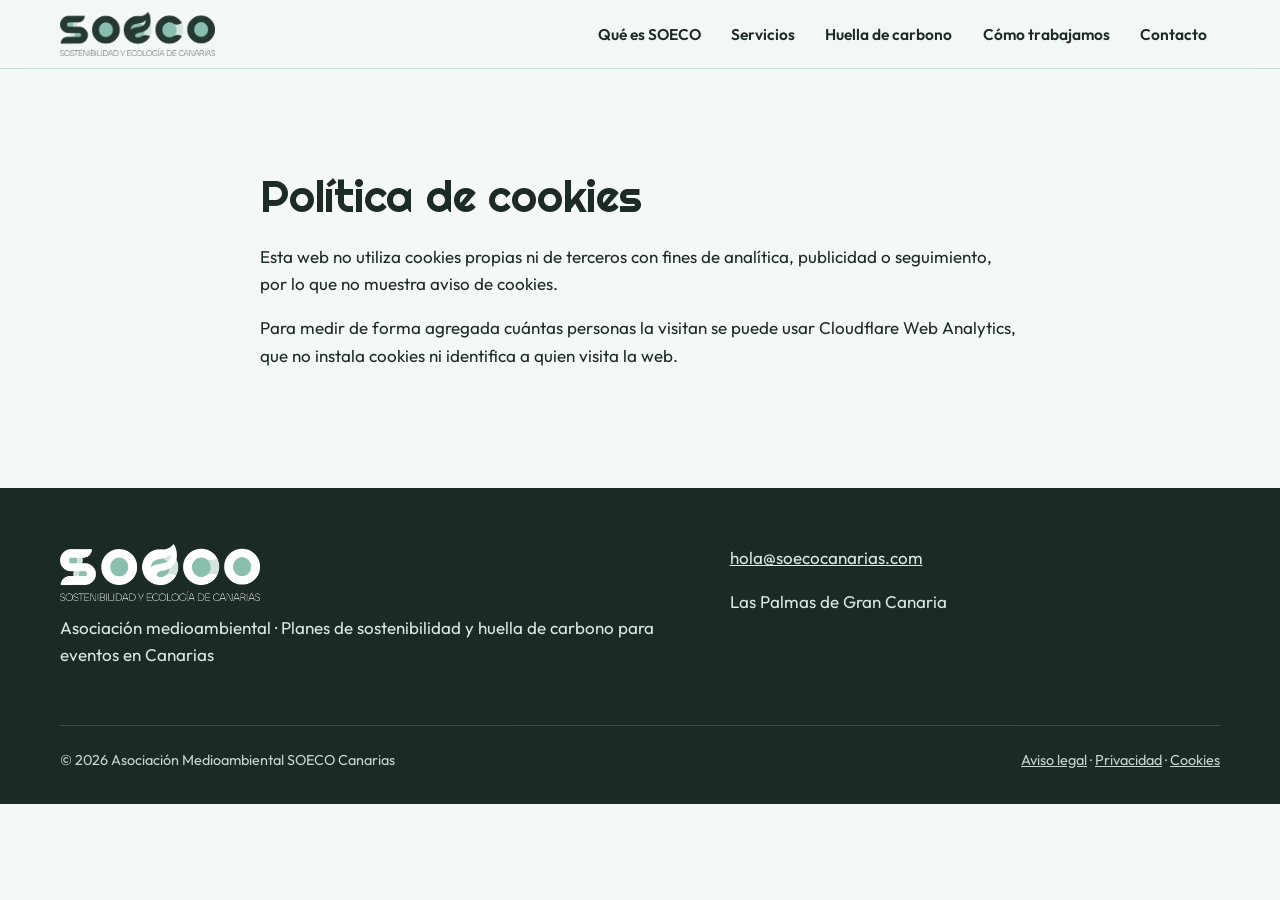
<file: cookies.html>
<!doctype html>
<html lang="es" class="sin-js">
<head>
<meta charset="utf-8">
<meta name="viewport" content="width=device-width, initial-scale=1">
<title>Política de cookies · SOECO Canarias</title>
<meta name="description" content="Política de cookies de la web de SOECO Canarias.">
<link rel="canonical" href="https://soecocanarias.com/cookies">
<meta name="theme-color" content="#253932">
<meta property="og:type" content="website">
<meta property="og:site_name" content="SOECO Canarias">
<meta property="og:locale" content="es_ES">
<meta property="og:title" content="Política de cookies · SOECO Canarias">
<meta property="og:description" content="Política de cookies de la web de SOECO Canarias.">
<meta property="og:url" content="https://soecocanarias.com/cookies">
<meta property="og:image" content="https://soecocanarias.com/img/og.png">
<meta name="twitter:card" content="summary_large_image">
<link rel="icon" href="/favicon.svg" type="image/svg+xml">
<link rel="icon" href="/favicon.png" type="image/png">
<link rel="apple-touch-icon" href="/apple-touch-icon.png">
<link rel="manifest" href="/site.webmanifest">
<link rel="preload" href="/fonts/righteous-latin-400-normal.woff2" as="font" type="font/woff2" crossorigin>
<link rel="preload" href="/fonts/outfit-latin-400-normal.woff2" as="font" type="font/woff2" crossorigin>
<link rel="stylesheet" href="/css/estilos.css">
</head>
<body>
<a class="saltar" href="#contenido">Saltar al contenido</a>
<header class="nav">
  <div class="contenedor nav-fila">
    <a class="marca" href="/" aria-label="SOECO Canarias, ir al inicio"><img src="/img/logo.webp" width="180" height="51" alt="SOECO, Sostenibilidad y Ecología de Canarias"></a>
    <button class="boton-menu" type="button" aria-controls="menu" aria-expanded="false"><span class="visualmente-oculto">Abrir menú</span><svg viewBox="0 0 24 24" fill="none" stroke="currentColor" stroke-width="2.2" stroke-linecap="round" aria-hidden="true"><path d="M4 7h16M4 12h16M4 17h16"/></svg></button>
    <ul class="menu" id="menu"><li><a href="/#que-es">Qué es SOECO</a></li><li><a href="/#servicios">Servicios</a></li><li><a href="/#huella">Huella de carbono</a></li><li><a href="/#como">Cómo trabajamos</a></li><li><a href="/#contacto">Contacto</a></li></ul>
  </div>
</header>
<main id="contenido">
<section class="seccion legal"><div class="contenedor estrecho"><h1>Política de cookies</h1><p>Esta web no utiliza cookies propias ni de terceros con fines de analítica, publicidad o seguimiento, por lo que no muestra aviso de cookies.</p>
<p>Para medir de forma agregada cuántas personas la visitan se puede usar Cloudflare Web Analytics, que no instala cookies ni identifica a quien visita la web.</p></div></section>
</main>
<footer class="pie">
  <div class="contenedor">
    <div class="pie-arriba">
      <div><img class="pie-logo" src="/img/logo-blanco.webp" width="220" height="63" alt="SOECO, Sostenibilidad y Ecología de Canarias" loading="lazy">
      <p>Asociación medioambiental · Planes de sostenibilidad y huella de carbono para eventos en Canarias</p></div>
      <div><p><a href="mailto:hola@soecocanarias.com">hola@soecocanarias.com</a></p>
      <p>Las Palmas de Gran Canaria</p></div>
    </div>
    <div class="pie-base">
      <span>© <span id="anio">2026</span> Asociación Medioambiental SOECO Canarias</span>
      <span><a href="/aviso-legal">Aviso legal</a> · <a href="/privacidad">Privacidad</a> · <a href="/cookies">Cookies</a></span>
    </div>
  </div>
</footer>
<script src="/js/main.js" defer></script>

</body>
</html>
</file>
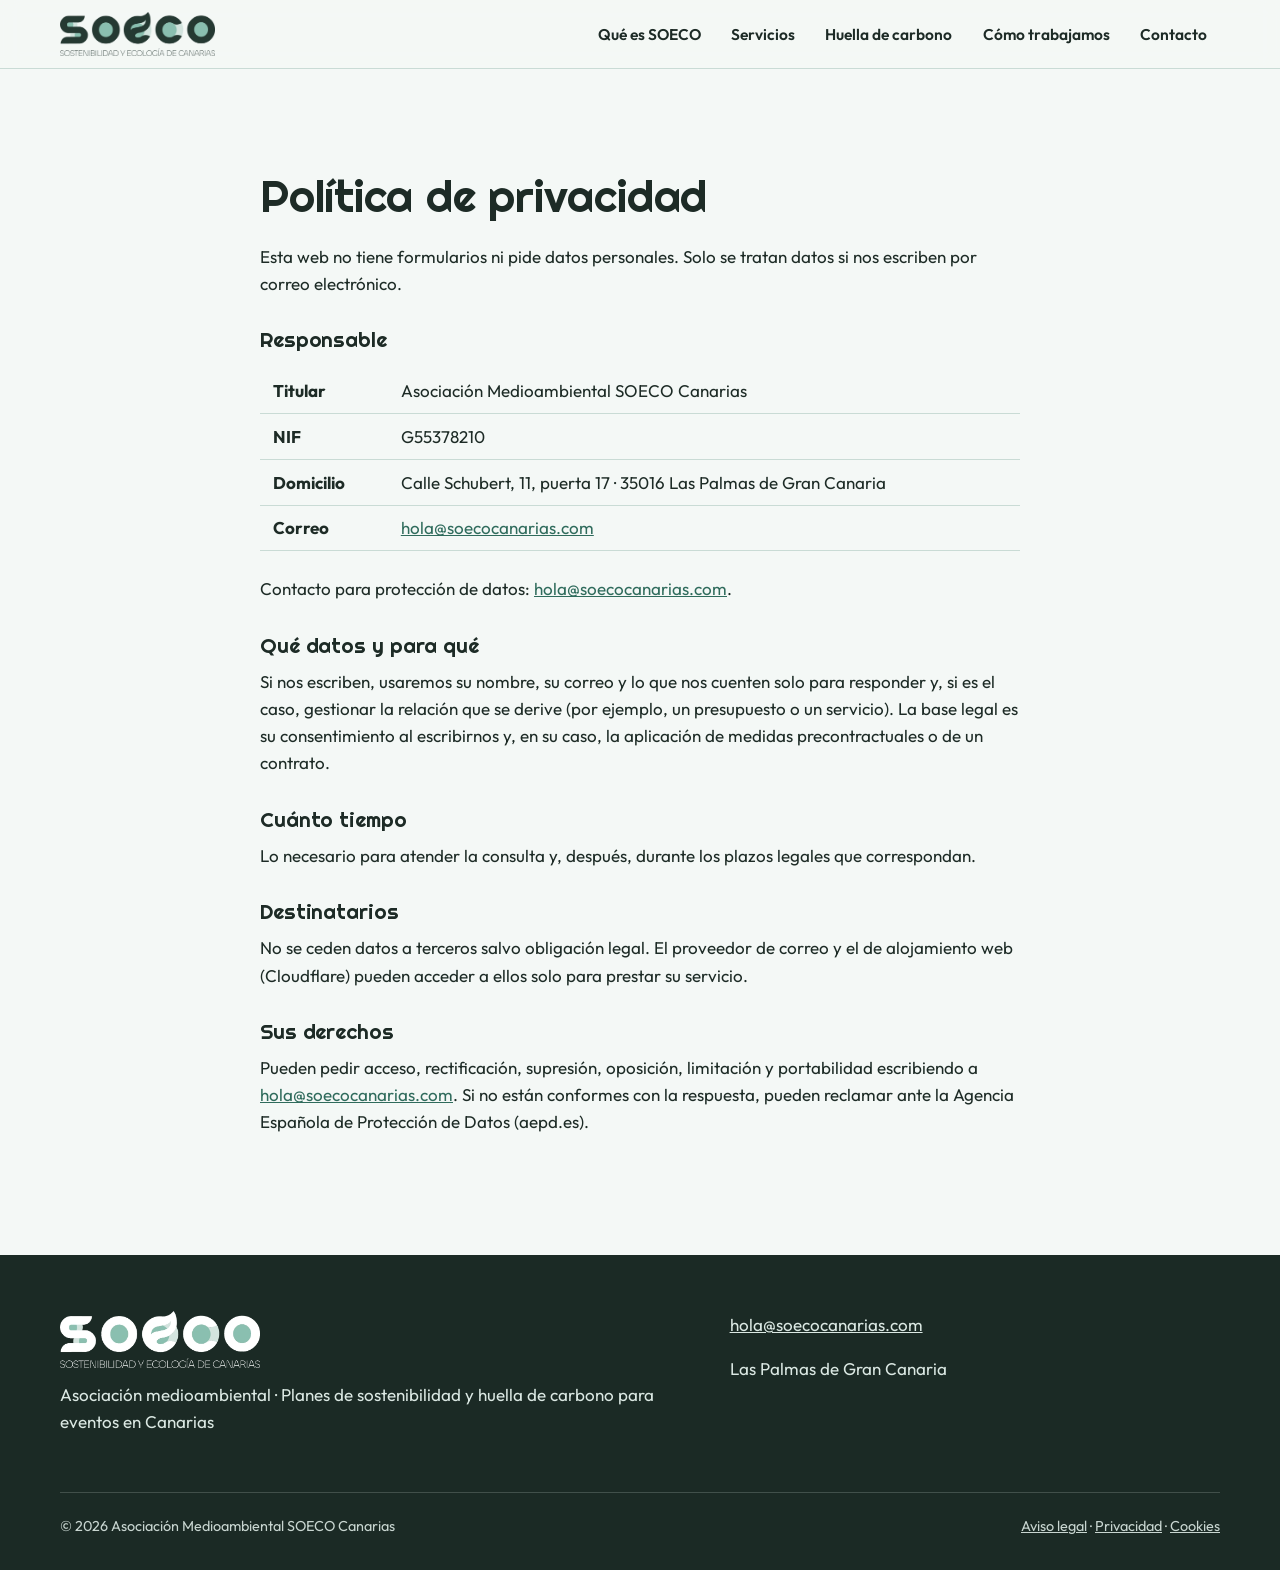
<file: privacidad.html>
<!doctype html>
<html lang="es" class="sin-js">
<head>
<meta charset="utf-8">
<meta name="viewport" content="width=device-width, initial-scale=1">
<title>Política de privacidad · SOECO Canarias</title>
<meta name="description" content="Política de privacidad de la web de SOECO Canarias.">
<link rel="canonical" href="https://soecocanarias.com/privacidad">
<meta name="theme-color" content="#253932">
<meta property="og:type" content="website">
<meta property="og:site_name" content="SOECO Canarias">
<meta property="og:locale" content="es_ES">
<meta property="og:title" content="Política de privacidad · SOECO Canarias">
<meta property="og:description" content="Política de privacidad de la web de SOECO Canarias.">
<meta property="og:url" content="https://soecocanarias.com/privacidad">
<meta property="og:image" content="https://soecocanarias.com/img/og.png">
<meta name="twitter:card" content="summary_large_image">
<link rel="icon" href="/favicon.svg" type="image/svg+xml">
<link rel="icon" href="/favicon.png" type="image/png">
<link rel="apple-touch-icon" href="/apple-touch-icon.png">
<link rel="manifest" href="/site.webmanifest">
<link rel="preload" href="/fonts/righteous-latin-400-normal.woff2" as="font" type="font/woff2" crossorigin>
<link rel="preload" href="/fonts/outfit-latin-400-normal.woff2" as="font" type="font/woff2" crossorigin>
<link rel="stylesheet" href="/css/estilos.css">
</head>
<body>
<a class="saltar" href="#contenido">Saltar al contenido</a>
<header class="nav">
  <div class="contenedor nav-fila">
    <a class="marca" href="/" aria-label="SOECO Canarias, ir al inicio"><img src="/img/logo.webp" width="180" height="51" alt="SOECO, Sostenibilidad y Ecología de Canarias"></a>
    <button class="boton-menu" type="button" aria-controls="menu" aria-expanded="false"><span class="visualmente-oculto">Abrir menú</span><svg viewBox="0 0 24 24" fill="none" stroke="currentColor" stroke-width="2.2" stroke-linecap="round" aria-hidden="true"><path d="M4 7h16M4 12h16M4 17h16"/></svg></button>
    <ul class="menu" id="menu"><li><a href="/#que-es">Qué es SOECO</a></li><li><a href="/#servicios">Servicios</a></li><li><a href="/#huella">Huella de carbono</a></li><li><a href="/#como">Cómo trabajamos</a></li><li><a href="/#contacto">Contacto</a></li></ul>
  </div>
</header>
<main id="contenido">
<section class="seccion legal"><div class="contenedor estrecho"><h1>Política de privacidad</h1><p>Esta web no tiene formularios ni pide datos personales. Solo se tratan datos si nos escriben por correo electrónico.</p>
<h2>Responsable</h2>
<table class="tabla-legal">
<tr><th scope="row">Titular</th><td>Asociación Medioambiental SOECO Canarias</td></tr>
<tr><th scope="row">NIF</th><td>G55378210</td></tr>
<tr><th scope="row">Domicilio</th><td>Calle Schubert, 11, puerta 17 · 35016 Las Palmas de Gran Canaria</td></tr>
<tr><th scope="row">Correo</th><td><a href="mailto:hola@soecocanarias.com">hola@soecocanarias.com</a></td></tr>

</table>
<p>Contacto para protección de datos: <a href="mailto:hola@soecocanarias.com">hola@soecocanarias.com</a>.</p>
<h2>Qué datos y para qué</h2>
<p>Si nos escriben, usaremos su nombre, su correo y lo que nos cuenten solo para responder y, si es el caso, gestionar la relación que se derive (por ejemplo, un presupuesto o un servicio). La base legal es su consentimiento al escribirnos y, en su caso, la aplicación de medidas precontractuales o de un contrato.</p>
<h2>Cuánto tiempo</h2>
<p>Lo necesario para atender la consulta y, después, durante los plazos legales que correspondan.</p>
<h2>Destinatarios</h2>
<p>No se ceden datos a terceros salvo obligación legal. El proveedor de correo y el de alojamiento web (Cloudflare) pueden acceder a ellos solo para prestar su servicio.</p>
<h2>Sus derechos</h2>
<p>Pueden pedir acceso, rectificación, supresión, oposición, limitación y portabilidad escribiendo a <a href="mailto:hola@soecocanarias.com">hola@soecocanarias.com</a>. Si no están conformes con la respuesta, pueden reclamar ante la Agencia Española de Protección de Datos (aepd.es).</p></div></section>
</main>
<footer class="pie">
  <div class="contenedor">
    <div class="pie-arriba">
      <div><img class="pie-logo" src="/img/logo-blanco.webp" width="220" height="63" alt="SOECO, Sostenibilidad y Ecología de Canarias" loading="lazy">
      <p>Asociación medioambiental · Planes de sostenibilidad y huella de carbono para eventos en Canarias</p></div>
      <div><p><a href="mailto:hola@soecocanarias.com">hola@soecocanarias.com</a></p>
      <p>Las Palmas de Gran Canaria</p></div>
    </div>
    <div class="pie-base">
      <span>© <span id="anio">2026</span> Asociación Medioambiental SOECO Canarias</span>
      <span><a href="/aviso-legal">Aviso legal</a> · <a href="/privacidad">Privacidad</a> · <a href="/cookies">Cookies</a></span>
    </div>
  </div>
</footer>
<script src="/js/main.js" defer></script>

</body>
</html>
</file>
<file: css/estilos.css>
/* ---- Base común (no tocar aquí los colores: van en tema.css) ---- */
*,*::before,*::after{box-sizing:border-box}
html{-webkit-text-size-adjust:100%;scroll-behavior:smooth}
@media (prefers-reduced-motion:reduce){html{scroll-behavior:auto}*,*::before,*::after{animation:none!important;transition:none!important}}
body{margin:0;background:var(--fondo);color:var(--tinta);font-family:var(--letra);font-size:1.0625rem;line-height:1.6;text-rendering:optimizeLegibility;-webkit-font-smoothing:antialiased}
img,svg{display:block;max-width:100%}
a{color:var(--enlace)}
a:hover{text-decoration-thickness:2px}
h1,h2,h3{font-family:var(--letra-titulo);line-height:1.1;margin:0 0 .5em;text-wrap:balance}
p{margin:0 0 1em}
:focus-visible{outline:3px solid var(--foco);outline-offset:3px;border-radius:4px}
.contenedor{width:min(100% - 2rem,1160px);margin-inline:auto}
.estrecho{width:min(100% - 2rem,760px)}
.visualmente-oculto{position:absolute!important;width:1px;height:1px;overflow:hidden;clip:rect(0 0 0 0);white-space:nowrap}
.saltar{position:absolute;left:1rem;top:-4rem;z-index:100;background:var(--tinta);color:var(--fondo);padding:.6rem 1rem;border-radius:6px}
.saltar:focus{top:1rem}
.seccion{padding:clamp(3.5rem,8vw,6.5rem) 0}
.antetitulo{font-size:.82rem;font-weight:700;letter-spacing:.08em;text-transform:uppercase;margin:0 0 .8rem}
.entradilla{font-size:clamp(1.1rem,2vw,1.3rem);max-width:62ch}
.boton{display:inline-flex;align-items:center;gap:.55rem;min-height:48px;padding:.75rem 1.35rem;border-radius:var(--radio-boton,999px);font-weight:700;text-decoration:none;border:2px solid transparent;cursor:pointer;transition:transform .15s,background-color .15s,color .15s}
.boton svg{width:1.2em;height:1.2em}
.boton:hover{transform:translateY(-1px)}
.botones{display:flex;flex-wrap:wrap;gap:.8rem}
/* Navegación */
.nav{position:sticky;top:0;z-index:50;background:var(--nav-fondo);backdrop-filter:saturate(1.4) blur(10px);border-bottom:1px solid var(--linea)}
.nav-fila{display:flex;align-items:center;justify-content:space-between;gap:1rem;min-height:68px}
.marca{display:flex;align-items:center;gap:.6rem;text-decoration:none;color:inherit;font-weight:800}
.menu{display:flex;gap:.3rem;list-style:none;margin:0;padding:0}
.menu a{display:block;padding:.55rem .8rem;border-radius:8px;color:var(--tinta);text-decoration:none;font-weight:600;font-size:.97rem}
.menu a:hover,.menu a[aria-current=page]{background:var(--menu-activo)}
.boton-menu{display:none;background:none;border:0;color:var(--tinta);width:48px;height:48px;padding:10px;cursor:pointer}
@media (max-width:820px){
  .boton-menu{display:block}
  .menu{position:absolute;inset:100% 0 auto 0;flex-direction:column;background:var(--fondo);border-bottom:1px solid var(--linea);padding:.6rem 1rem 1rem;display:none}
  .menu.abierto{display:flex}
  .sin-js .menu{display:flex;position:static;flex-direction:row;flex-wrap:wrap}
  .menu a{padding:.8rem}
}
/* Aparición */
.aparece{opacity:1}
html:not(.sin-js) .aparece{opacity:0;transform:translateY(14px);transition:opacity .6s ease,transform .6s ease}
html:not(.sin-js) .aparece.visible{opacity:1;transform:none}
@media (prefers-reduced-motion:reduce){html:not(.sin-js) .aparece{opacity:1;transform:none}}
/* Pie */
.pie{padding:3.5rem 0 2rem;background:var(--pie-fondo);color:var(--pie-tinta)}
.pie a{color:inherit}
.pie-base{display:flex;flex-wrap:wrap;justify-content:space-between;gap:.6rem 1.5rem;margin-top:2.5rem;padding-top:1.4rem;border-top:1px solid color-mix(in srgb,currentColor 22%,transparent);font-size:.9rem;opacity:.9}
/* Legales y error */
.legal h1{font-size:clamp(2rem,4vw,2.8rem)}
.legal h2{font-size:1.3rem;margin-top:2rem}
.tabla-legal{border-collapse:collapse;margin:1rem 0 1.5rem;width:100%}
.tabla-legal th,.tabla-legal td{text-align:left;padding:.55rem .8rem;border-bottom:1px solid var(--linea);vertical-align:top}
.tabla-legal th{width:8rem;font-weight:700}
.error{text-align:center;min-height:55vh;display:grid;place-items:center}
.error h1{font-size:clamp(2rem,5vw,3.2rem)}

/* ---- SOECO: verde bosque, menta y verde azulado (manual de identidad) ---- */
@font-face{font-family:"Righteous";font-weight:400;font-display:swap;src:url(/fonts/righteous-latin-400-normal.woff2) format("woff2")}
@font-face{font-family:"Outfit";font-weight:400;font-display:swap;src:url(/fonts/outfit-latin-400-normal.woff2) format("woff2")}
@font-face{font-family:"Outfit";font-weight:600;font-display:swap;src:url(/fonts/outfit-latin-600-normal.woff2) format("woff2")}
@font-face{font-family:"Outfit";font-weight:700;font-display:swap;src:url(/fonts/outfit-latin-700-normal.woff2) format("woff2")}
:root{
  --bosque:#253932;--bosque-2:#1b2a25;--menta:#8abfb0;--menta-osc:#3f7d6d;--palido:#d3e4df;--azulado:#2c5d66;--gris:#c2c2c2;
  --fondo:#f4f8f6;--tinta:#1d2b26;--suave:#4a5a54;--enlace:#2f6b5c;--foco:#2c5d66;--linea:#c9dbd5;
  --letra:"Outfit",system-ui,sans-serif;--letra-titulo:"Righteous","Outfit",system-ui,sans-serif;
  --nav-fondo:color-mix(in srgb,#f4f8f6 90%,transparent);--menu-activo:var(--palido);
  --pie-fondo:var(--bosque-2);--pie-tinta:#dbe8e3;--radio-boton:999px
}
h1,h2,h3{font-weight:400;letter-spacing:-.005em}
h3{font-family:var(--letra);font-weight:700;letter-spacing:0}
.antetitulo{color:var(--menta-osc)}
.marca img{height:44px;width:auto}
.boton-claro{background:var(--menta);color:var(--bosque)}
.boton-claro:hover{background:#a3d0c3}
.boton-linea{border-color:currentColor;color:inherit;background:transparent}
.boton-linea:hover{background:color-mix(in srgb,currentColor 12%,transparent)}
.cabecera-seccion{max-width:760px;margin-bottom:2.6rem}
.cabecera-seccion p{color:var(--suave)}
.cabecera-seccion h2,.que-grid h2,.regenera h2,.contacto h2{font-size:clamp(1.9rem,4vw,2.9rem)}
.seccion-palida{background:var(--palido)}
.seccion-oscura{background:linear-gradient(135deg,var(--bosque) 0%,var(--azulado) 120%);color:#eaf3ef}
.seccion-oscura .antetitulo{color:var(--menta)}
.seccion-oscura .cabecera-seccion p{color:#cfe2dc}

/* Portada */
.portada{position:relative;overflow:hidden;color:#eef6f3;padding:clamp(3.5rem,9vw,7rem) 0;background:radial-gradient(ellipse at 85% 0%,#2f6a70 0%,transparent 60%),linear-gradient(160deg,var(--bosque) 0%,#1d332d 60%,#22484c 100%)}
.portada .antetitulo{color:var(--menta)}
.portada h1{font-size:clamp(2.6rem,6.6vw,5rem);margin-bottom:1.3rem}
.portada h1 span{color:var(--menta)}
.portada .entradilla{color:#d6e7e1;margin-bottom:2rem}
.portada-grid{position:relative;z-index:2;display:grid;grid-template-columns:1.35fr 1fr;gap:3rem;align-items:center}
.hoja{color:var(--menta)}
.hoja-portada{position:absolute;right:-6vw;bottom:-14vw;width:min(62vw,720px);height:auto;z-index:1}
.portada .portada-foto{position:absolute;inset:0;width:100%;height:100%;object-fit:cover;opacity:.28;mix-blend-mode:luminosity;z-index:0}
.panel{background:rgba(20,36,31,.66);backdrop-filter:blur(8px);border:1px solid rgba(138,191,176,.35);border-radius:26px;padding:1.6rem 1.7rem}
.panel-titulo{font-family:var(--letra-titulo);font-size:1.4rem;margin:0 0 1rem;color:#fff}
.panel-lista{list-style:none;margin:0;padding:0;display:grid;grid-template-columns:1fr 1fr;gap:.55rem 1rem}
.panel-lista li{display:flex;gap:.5rem;align-items:center;font-weight:600}
.panel-lista svg{width:1.1rem;height:1.1rem;flex:none;color:var(--menta)}
.panel-pie{margin:1.1rem 0 0;padding-top:1rem;border-top:1px solid rgba(138,191,176,.3);color:#cfe2dc}
@media (max-width:880px){.portada-grid{grid-template-columns:1fr;gap:2rem}.hoja-portada{opacity:.6}}
@media (max-width:420px){.panel-lista{grid-template-columns:1fr}}

/* Qué es */
.que-grid{display:grid;grid-template-columns:1fr 1.4fr;gap:3rem;align-items:start}
.que-grid p{color:var(--suave)}
.que-grid .entradilla{color:var(--tinta)}
.publico{display:flex;flex-wrap:wrap;gap:.55rem;list-style:none;margin:1.4rem 0 0;padding:0}
.publico li{padding:.5rem 1rem;border-radius:999px;background:#fff;border:1px solid var(--linea);font-weight:600}
@media (max-width:860px){.que-grid{grid-template-columns:1fr;gap:1rem}}

/* Servicios */
.servicios{list-style:none;margin:0;padding:0;display:grid;grid-template-columns:repeat(auto-fit,minmax(min(100%,320px),1fr));gap:1.2rem}
.servicio{background:#fff;border-radius:24px;overflow:hidden;border:1px solid var(--linea)}
.servicio-foto{width:100%;aspect-ratio:16/9;object-fit:cover}
.servicio-txt{padding:1.7rem}
.servicio h3{font-family:var(--letra-titulo);font-weight:400;font-size:1.45rem}
.servicio p{color:var(--suave)}
.lista-check{list-style:none;margin:0;padding:0;display:grid;gap:.45rem}
.lista-check li{display:flex;gap:.55rem;align-items:flex-start}
.lista-check svg{flex:none;width:1.1rem;height:1.1rem;margin-top:.28rem;color:var(--menta-osc)}

/* Huella */
.alcances{list-style:none;margin:0;padding:0;display:grid;grid-template-columns:repeat(auto-fit,minmax(min(100%,260px),1fr));gap:1.2rem}
.alcance{background:rgba(255,255,255,.07);border:1px solid rgba(138,191,176,.35);border-radius:22px;padding:1.6rem}
.alcance-n{display:inline-block;font-family:var(--letra-titulo);font-size:1.05rem;color:var(--bosque);background:var(--menta);border-radius:999px;padding:.25rem .85rem;margin-bottom:1rem}
.alcance h3{color:#fff;font-size:1.25rem}
.alcance p{color:#cfe2dc;margin:0}
.nota-huella{margin:2rem 0 0;font-size:1.1rem;color:#eaf3ef;max-width:62ch}

/* Cómo */
.pasos{list-style:none;margin:0 0 3rem;padding:0;display:grid;grid-template-columns:repeat(3,1fr);gap:1.2rem;counter-reset:p}
.pasos li{counter-increment:p;border-top:4px solid var(--menta);padding-top:1.1rem}
.pasos li::before{content:counter(p);font-family:var(--letra-titulo);font-size:2.4rem;line-height:1;color:var(--menta-osc);display:block;margin-bottom:.6rem}
.pasos h3{font-size:1.3rem}
.pasos p{color:var(--suave);margin:0}
@media (max-width:820px){.pasos{grid-template-columns:1fr}}
.ambitos-titulo{font-family:var(--letra-titulo);font-weight:400;font-size:1.6rem}
.ambitos{list-style:none;margin:0;padding:0;display:grid;grid-template-columns:repeat(auto-fit,minmax(min(100%,250px),1fr));gap:1rem}
.ambitos li{background:#fff;border:1px solid var(--linea);border-radius:18px;padding:1.2rem 1.3rem}
.ambitos h3{font-size:1.1rem;color:var(--bosque)}
.ambitos p{color:var(--suave);margin:0}

/* Regenera */
.regenera{display:grid;grid-template-columns:220px 1fr;gap:2.5rem;align-items:center}
.hoja-regenera{width:100%;height:auto;color:var(--menta-osc)}
.regenera p{color:var(--suave)}
.regenera .entradilla{color:var(--tinta)}
@media (max-width:700px){.regenera{grid-template-columns:1fr}.hoja-regenera{width:120px}}

/* Proyectos */
.proyectos{list-style:none;margin:0;padding:0;display:grid;grid-template-columns:repeat(auto-fill,minmax(min(100%,320px),1fr));gap:1.2rem}
.proyecto{background:#fff;border:1px solid var(--linea);border-radius:22px;overflow:hidden}
.proyecto-foto{width:100%;aspect-ratio:16/10;object-fit:cover}
.proyecto-txt{padding:1.5rem}
.proyecto-anio{font-weight:700;color:var(--menta-osc);margin:0 0 .3rem}
.proyecto-txt p{color:var(--suave)}
.proyecto-txt a{font-weight:700;display:inline-flex;gap:.4rem;align-items:center}
.proyecto-txt a svg{width:1rem;height:1rem}

/* Contacto */
.contacto-caja{background:linear-gradient(135deg,var(--bosque),var(--azulado));color:#eef6f3;border-radius:30px;padding:clamp(2rem,5vw,3.5rem);display:grid;grid-template-columns:1.3fr auto;gap:2rem;align-items:center}
.contacto-caja .antetitulo{color:var(--menta)}
.contacto-caja p{color:#d6e7e1;max-width:56ch}
.contacto-caja .boton{word-break:break-all}
@media (max-width:820px){.contacto-caja{grid-template-columns:1fr}}

/* Pie */
.pie-arriba{display:grid;grid-template-columns:1.3fr 1fr;gap:2rem}
.pie-logo{width:200px;height:auto;margin-bottom:.8rem}
@media (max-width:700px){.pie-arriba{grid-template-columns:1fr}}
.legal,.error{color:var(--tinta)}
</file>
